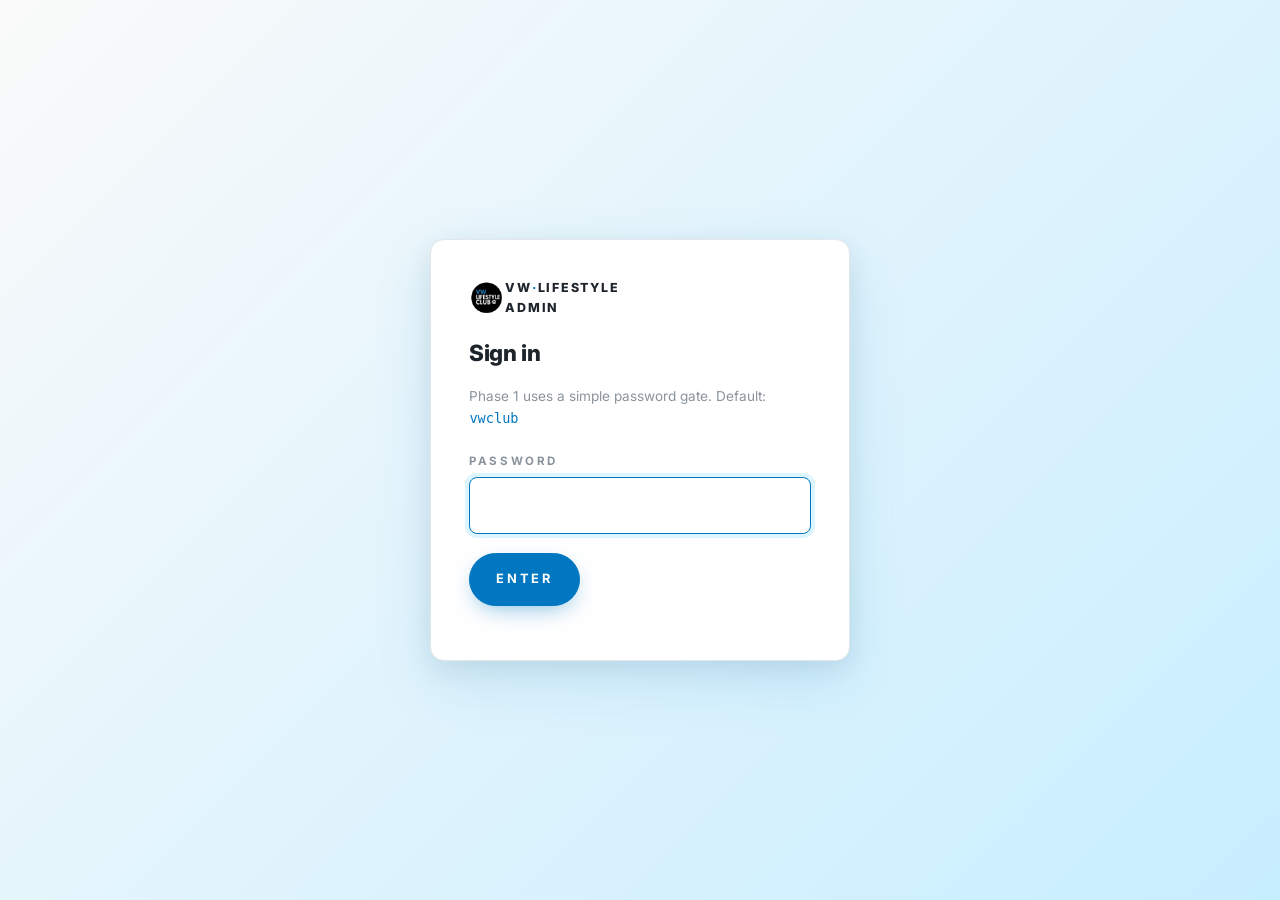
<file: admin/index.html>
<!doctype html>
<html lang="en">
<head>
  <meta charset="utf-8">
  <meta name="viewport" content="width=device-width,initial-scale=1">
  <title>Admin — VW Lifestyle Club</title>
  <meta name="robots" content="noindex,nofollow">
  <link rel="icon" type="image/svg+xml" href="../logo.svg">
  <link rel="preconnect" href="https://fonts.googleapis.com">
  <link rel="preconnect" href="https://fonts.gstatic.com" crossorigin>
  <link href="https://fonts.googleapis.com/css2?family=Inter:wght@300;400;600;700;800&display=swap" rel="stylesheet">
  <link rel="stylesheet" href="../css/style.css">
</head>
<body>

  <!-- LOGIN -->
  <div class="login-shell" id="login">
    <div class="login-card">
      <a class="brand" href="../index.html" style="margin-bottom: 1.4rem;">
        <img src="../logo.svg" alt="VW Lifestyle Club" style="height: 36px;">
        <span class="brand-text">VW<span>·</span>Lifestyle Admin</span>
      </a>
      <h1>Sign in</h1>
      <p style="font-size: .85rem; color: var(--mute-2); margin-bottom: 1.4rem;">Phase 1 uses a simple password gate. Default: <code style="color:var(--blue)">vwclub</code></p>
      <form id="login-form">
        <div class="field full">
          <label for="pw">Password</label>
          <input id="pw" type="password" autofocus>
        </div>
        <div style="margin-top: 1.2rem;">
          <button class="btn primary" type="submit">Enter</button>
        </div>
        <div id="login-error" style="margin-top: 1rem; color: #ff7373; font-size: .85rem;"></div>
      </form>
    </div>
  </div>

  <!-- SHELL -->
  <div class="admin-shell hidden" id="shell">
    <aside class="admin-side">
      <h2>Admin</h2>
      <nav id="admin-tabs">
        <button data-tab="home" class="active">Home</button>
        <button data-tab="gallery">Gallery</button>
        <button data-tab="events">Events</button>
        <button data-tab="sponsors">Sponsors</button>
        <button data-tab="social">Social</button>
        <button data-tab="newsletter">Newsletter</button>
      </nav>
      <div style="margin-top: 2rem;">
        <a class="btn ghost" href="../index.html" style="width: 100%; justify-content: center;">← View Site</a>
        <button class="btn ghost" id="logout" style="width: 100%; justify-content: center; margin-top: .5rem;">Sign Out</button>
      </div>
    </aside>

    <main class="admin-main">
      <!-- HOME TAB -->
      <section data-panel="home">
        <h1>Homepage Content</h1>
        <p class="hint">Edits are saved locally and applied immediately to the public site. Use <strong>Export JSON</strong> to download a file for deployment.</p>
        <div class="admin-card">
          <div class="admin-row">
            <div class="field"><label>Hero title</label><input data-bind="home.hero.title"></div>
            <div class="field"><label>Hero title accent</label><input data-bind="home.hero.titleAccent"></div>
            <div class="field full" style="grid-column: 1 / -1;"><label>Hero subtitle</label><textarea data-bind="home.hero.subtitle"></textarea></div>
            <div class="field"><label>CTA label</label><input data-bind="home.hero.ctaLabel"></div>
            <div class="field"><label>CTA link</label><input data-bind="home.hero.ctaLink"></div>
            <div class="field"><label>Hero video path</label><input data-bind="home.hero.videoSrc"></div>
            <div class="field"><label>Hero poster path</label><input data-bind="home.hero.posterSrc"></div>
          </div>
          <div class="admin-actions">
            <button class="btn primary" data-save="home">Save</button>
            <button class="btn ghost" data-export="home">Export JSON</button>
            <button class="btn ghost" data-reset="home">Reset</button>
          </div>
        </div>
        <div class="admin-card">
          <h3 style="margin-bottom: 1rem;">Featured Story</h3>
          <div class="admin-row">
            <div class="field"><label>Kicker</label><input data-bind="home.featuredStory.kicker"></div>
            <div class="field"><label>Title</label><input data-bind="home.featuredStory.title"></div>
            <div class="field full" style="grid-column: 1 / -1;"><label>Body</label><textarea data-bind="home.featuredStory.body"></textarea></div>
            <div class="field"><label>Image path</label><input data-bind="home.featuredStory.image"></div>
            <div class="field"><label>Link</label><input data-bind="home.featuredStory.link"></div>
          </div>
        </div>
      </section>

      <!-- GALLERY TAB -->
      <section data-panel="gallery" class="hidden">
        <h1>Gallery</h1>
        <p class="hint">Add photos or videos. Files must already exist in <code>/images</code> or <code>/videos</code> (upload them to your S3 bucket).</p>
        <div class="admin-card">
          <h3 style="margin-bottom: 1rem;">Add new item</h3>
          <div class="admin-row">
            <div class="field"><label>Type</label>
              <select id="g-type"><option value="image">Image</option><option value="video">Video</option></select>
            </div>
            <div class="field"><label>Category</label>
              <select id="g-category">
                <option>Events</option><option>Builds</option><option>Lifestyle</option>
                <option>Road Trips</option><option>Community</option>
              </select>
            </div>
            <div class="field"><label>Title</label><input id="g-title"></div>
            <div class="field"><label>Caption</label><input id="g-caption"></div>
            <div class="field full" style="grid-column: 1 / -1;"><label>Media path (e.g. images/gallery/x.jpg)</label><input id="g-src"></div>
            <div class="field full" style="grid-column: 1 / -1;" id="g-poster-wrap"><label>Poster path (video only)</label><input id="g-poster"></div>
          </div>
          <div class="admin-actions">
            <button class="btn primary" id="g-add">Add Item</button>
            <button class="btn ghost" data-export="gallery">Export JSON</button>
            <button class="btn ghost" data-reset="gallery">Reset</button>
          </div>
        </div>
        <div class="admin-card">
          <h3 style="margin-bottom: .6rem;">Items</h3>
          <div class="admin-list" id="g-list"></div>
        </div>
      </section>

      <!-- EVENTS TAB -->
      <section data-panel="events" class="hidden">
        <h1>Events</h1>
        <p class="hint">Manage upcoming and past events.</p>
        <div class="admin-card">
          <h3 style="margin-bottom: 1rem;">Add event</h3>
          <div class="admin-row">
            <div class="field"><label>Status</label><select id="e-status"><option value="upcoming">Upcoming</option><option value="past">Past</option></select></div>
            <div class="field"><label>Date</label><input id="e-date" type="date"></div>
            <div class="field"><label>Title</label><input id="e-title"></div>
            <div class="field"><label>Location</label><input id="e-location"></div>
            <div class="field full" style="grid-column: 1 / -1;"><label>Summary</label><textarea id="e-summary"></textarea></div>
            <div class="field"><label>Image path</label><input id="e-image"></div>
            <div class="field"><label>CTA link (upcoming only)</label><input id="e-link"></div>
          </div>
          <div class="admin-actions">
            <button class="btn primary" id="e-add">Add Event</button>
            <button class="btn ghost" data-export="events">Export JSON</button>
            <button class="btn ghost" data-reset="events">Reset</button>
          </div>
        </div>
        <div class="admin-card">
          <h3 style="margin-bottom: .6rem;">Upcoming</h3>
          <div class="admin-list" id="e-upcoming"></div>
          <h3 style="margin: 1.6rem 0 .6rem;">Past</h3>
          <div class="admin-list" id="e-past"></div>
        </div>
      </section>

      <!-- SPONSORS TAB -->
      <section data-panel="sponsors" class="hidden">
        <h1>Sponsors</h1>
        <div class="admin-card">
          <h3 style="margin-bottom: 1rem;">Add sponsor</h3>
          <div class="admin-row">
            <div class="field"><label>Name</label><input id="s-name"></div>
            <div class="field"><label>Tier</label>
              <select id="s-tier"><option>Platinum</option><option>Gold</option><option>Silver</option><option>Bronze</option></select>
            </div>
            <div class="field full" style="grid-column: 1 / -1;"><label>Description</label><textarea id="s-desc"></textarea></div>
            <div class="field"><label>Logo path</label><input id="s-logo"></div>
            <div class="field"><label>Website</label><input id="s-link"></div>
          </div>
          <div class="admin-actions">
            <button class="btn primary" id="s-add">Add Sponsor</button>
            <button class="btn ghost" data-export="sponsors">Export JSON</button>
            <button class="btn ghost" data-reset="sponsors">Reset</button>
          </div>
        </div>
        <div class="admin-card">
          <h3 style="margin-bottom: .6rem;">Sponsors</h3>
          <div class="admin-list" id="s-list"></div>
        </div>
      </section>

      <!-- SOCIAL TAB -->
      <section data-panel="social" class="hidden">
        <h1>Social Media Links</h1>
        <div class="admin-card">
          <div class="admin-row">
            <div class="field"><label>Instagram</label><input data-bind="social.instagram"></div>
            <div class="field"><label>TikTok</label><input data-bind="social.tiktok"></div>
            <div class="field"><label>Facebook</label><input data-bind="social.facebook"></div>
            <div class="field"><label>YouTube</label><input data-bind="social.youtube"></div>
            <div class="field"><label>WhatsApp</label><input data-bind="social.whatsapp"></div>
            <div class="field"><label>Email</label><input data-bind="social.email"></div>
            <div class="field"><label>Phone</label><input data-bind="social.phone"></div>
          </div>
          <div class="admin-actions">
            <button class="btn primary" data-save="social">Save</button>
            <button class="btn ghost" data-export="social">Export JSON</button>
            <button class="btn ghost" data-reset="social">Reset</button>
          </div>
        </div>
      </section>

      <!-- NEWSLETTER TAB -->
      <section data-panel="newsletter" class="hidden">
        <h1>Newsletter</h1>
        <p class="hint">Configure your newsletter provider endpoint (Mailchimp, Buttondown, ConvertKit, etc.). Subscribers collected so far are stored locally until an endpoint is wired in.</p>
        <div class="admin-card">
          <div class="field full"><label>Subscribe endpoint URL</label><input data-bind="social.newsletterEndpoint" placeholder="https://example.com/subscribe"></div>
          <div class="admin-actions">
            <button class="btn primary" data-save="social">Save</button>
            <button class="btn ghost" id="export-subs">Export Subscribers (CSV)</button>
          </div>
        </div>
        <div class="admin-card">
          <h3 style="margin-bottom: .6rem;">Subscribers</h3>
          <div class="admin-list" id="subs-list"></div>
        </div>
      </section>
    </main>
  </div>

  <script src="admin.js"></script>
</body>
</html>
</file>
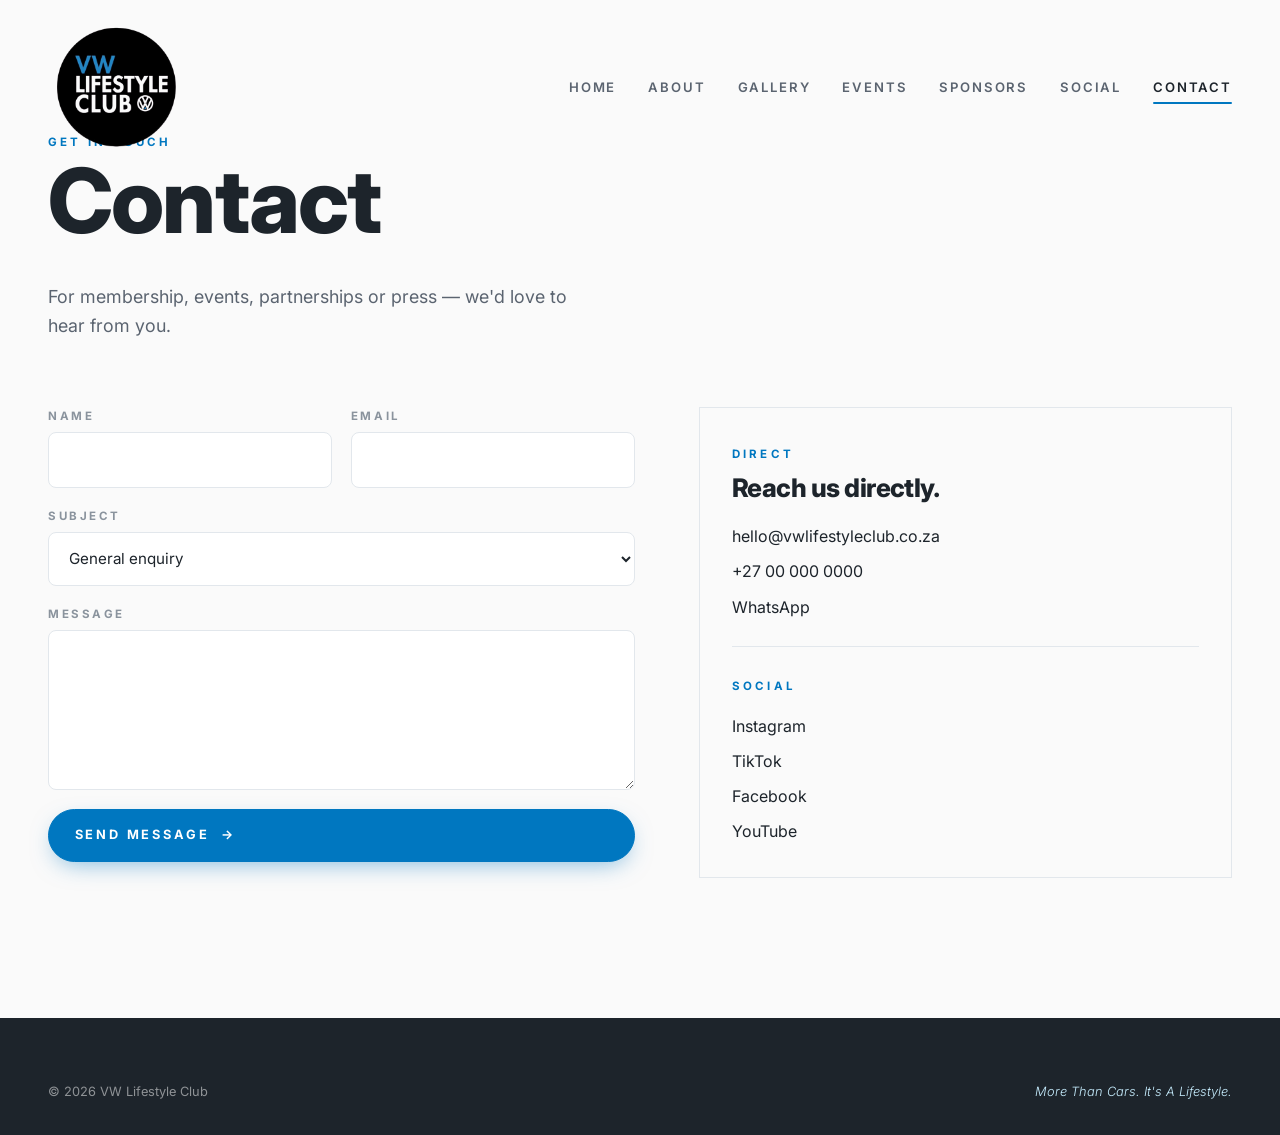
<file: contact.html>
<!doctype html>
<html lang="en">
<head>
  <meta charset="utf-8">
  <meta name="viewport" content="width=device-width,initial-scale=1">
  <title>Contact — VW Lifestyle Club</title>
  <meta name="description" content="Get in touch with VW Lifestyle Club — for membership, events, partnerships or press.">
  <meta property="og:title" content="Contact — VW Lifestyle Club">
  <meta property="og:image" content="logo.svg">
  <meta name="twitter:card" content="summary_large_image">
  <link rel="icon" type="image/svg+xml" href="logo.svg">
  <link rel="preconnect" href="https://fonts.googleapis.com">
  <link rel="preconnect" href="https://fonts.gstatic.com" crossorigin>
  <link href="https://fonts.googleapis.com/css2?family=Inter:wght@300;400;600;700;800&display=swap" rel="stylesheet">
  <link rel="stylesheet" href="css/style.css">
</head>
<body data-page="contact">

  <header class="site-header">
    <a class="brand" href="index.html"><img src="logo.svg" alt="VW Lifestyle Club"></a>
    <button class="menu-toggle" aria-label="Menu"><span></span></button>
    <nav class="nav">
      <a href="index.html">Home</a>
      <a href="about.html">About</a>
      <a href="gallery.html">Gallery</a>
      <a href="events.html">Events</a>
      <a href="sponsors.html">Sponsors</a>
      <a href="social.html">Social</a>
      <a href="contact.html">Contact</a>
    </nav>
  </header>

  <main>
    <section style="padding-top: 8rem;">
      <div class="container">
        <div class="section-head">
          <div class="copy">
            <span class="eyebrow">Get In Touch</span>
            <h1>Contact</h1>
            <p class="lead">For membership, events, partnerships or press — we'd love to hear from you.</p>
          </div>
        </div>

        <div class="featured-story" style="align-items: start;">
          <form id="contact-form" class="reveal" novalidate>
            <div class="form-grid">
              <div class="field">
                <label for="name">Name</label>
                <input id="name" name="name" type="text" required>
              </div>
              <div class="field">
                <label for="email">Email</label>
                <input id="email" name="email" type="email" required>
              </div>
              <div class="field full">
                <label for="subject">Subject</label>
                <select id="subject" name="subject">
                  <option>General enquiry</option>
                  <option>Membership</option>
                  <option>Event</option>
                  <option>Partnership / Sponsorship</option>
                  <option>Press</option>
                </select>
              </div>
              <div class="field full">
                <label for="message">Message</label>
                <textarea id="message" name="message" required></textarea>
              </div>
              <div class="field full">
                <button class="btn primary" type="submit">Send Message <span class="arrow">→</span></button>
                <div id="contact-status" style="margin-top: 1rem; color: var(--blue-soft); min-height: 1.2em;" aria-live="polite"></div>
              </div>
            </div>
          </form>

          <div class="reveal delay-1" style="border: 1px solid var(--line); padding: 2rem;">
            <span class="eyebrow">Direct</span>
            <h3 style="margin-top: .6rem;">Reach us directly.</h3>
            <ul id="footer-contact" style="list-style: none; padding: 0; margin: 1.4rem 0 0; display: flex; flex-direction: column; gap: .6rem;"></ul>
            <div class="divider" style="margin: 1.6rem 0;"></div>
            <span class="eyebrow">Social</span>
            <ul id="footer-social" style="list-style: none; padding: 0; margin: 1rem 0 0; display: flex; flex-direction: column; gap: .6rem;"></ul>
          </div>
        </div>
      </div>
    </section>
  </main>

  <footer class="site-footer">
    <div class="container">
      <div class="bottom" style="padding-top: 0;">
        <span>© <span id="year"></span> VW Lifestyle Club</span>
        <span class="slogan">More Than Cars. It's A Lifestyle.</span>
      </div>
    </div>
  </footer>

  <script>document.getElementById('year').textContent = new Date().getFullYear();</script>
  <script src="js/app.js"></script>
</body>
</html>
</file>
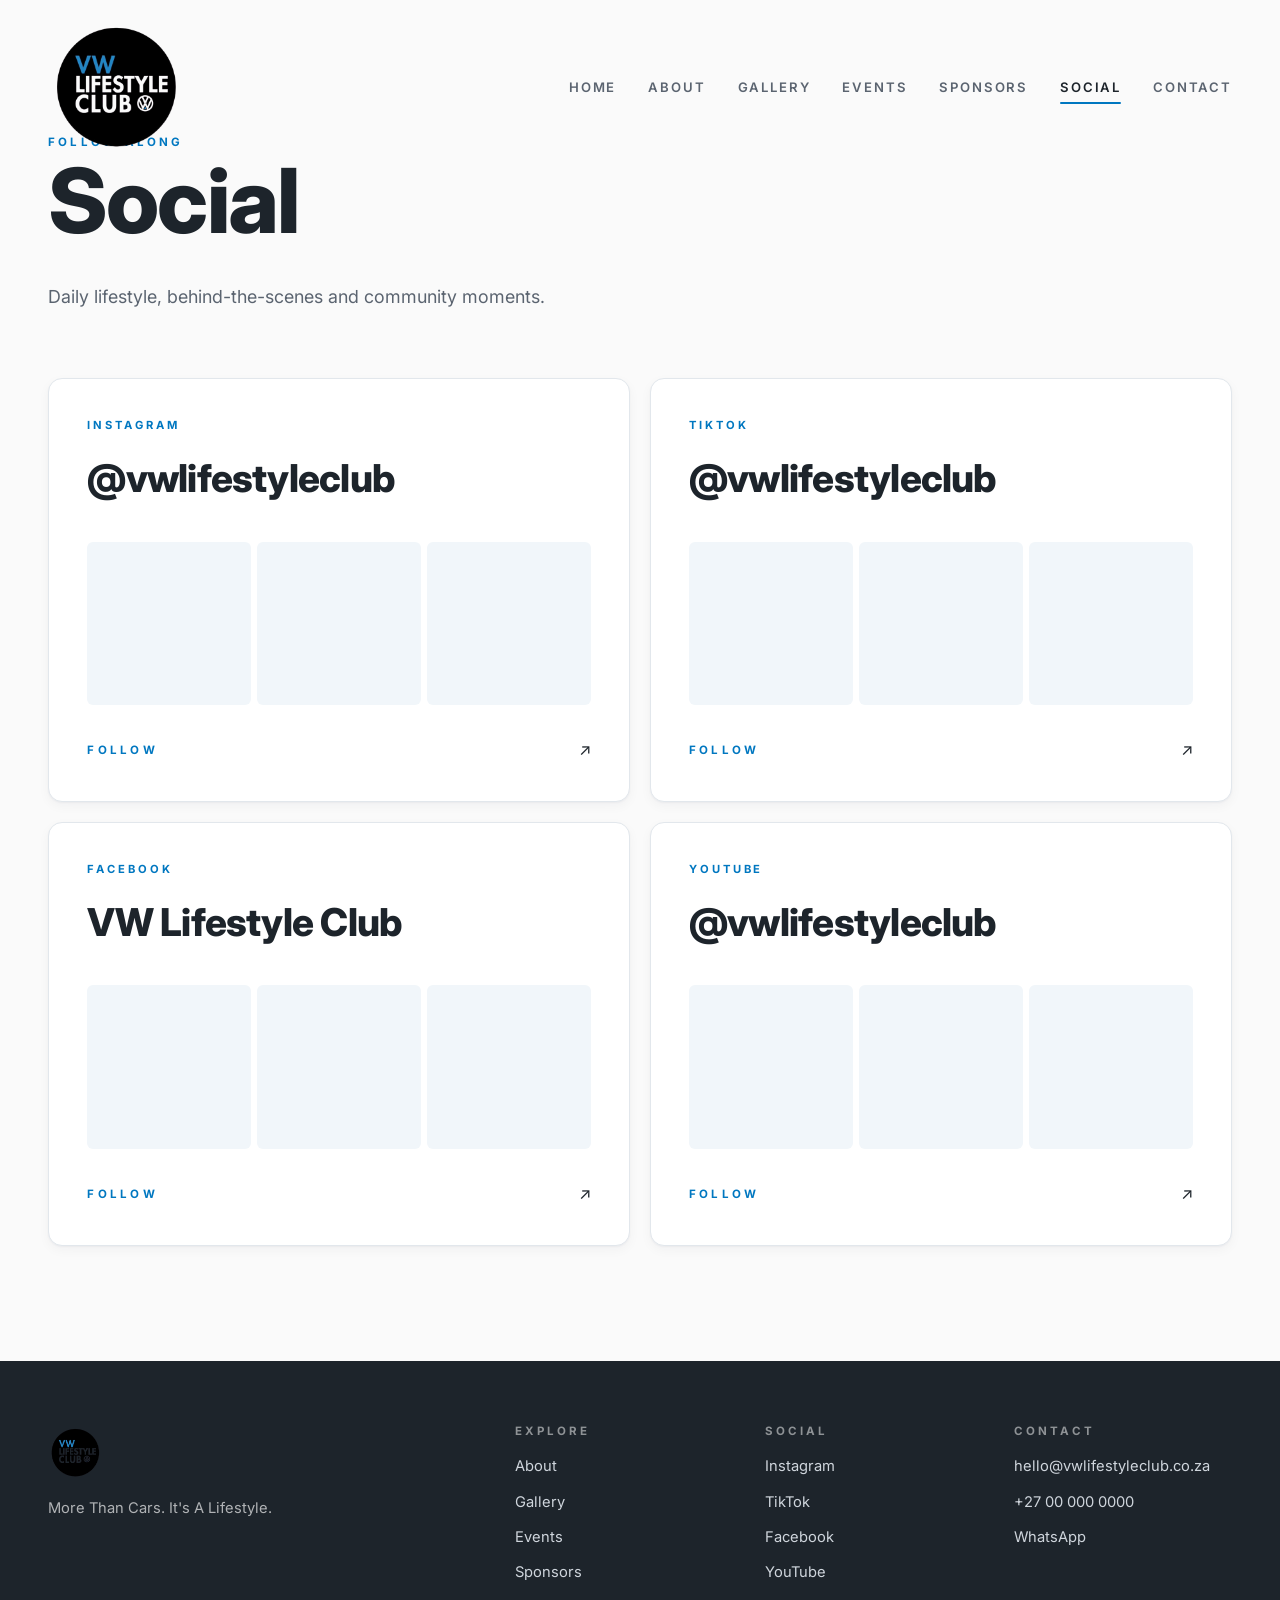
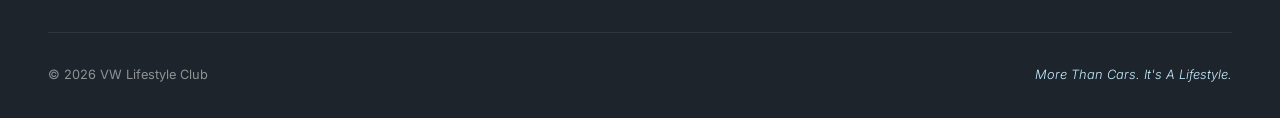
<file: social.html>
<!doctype html>
<html lang="en">
<head>
  <meta charset="utf-8">
  <meta name="viewport" content="width=device-width,initial-scale=1">
  <title>Social — VW Lifestyle Club</title>
  <meta name="description" content="Follow VW Lifestyle Club on Instagram, TikTok, Facebook and YouTube. Daily lifestyle and community content.">
  <meta property="og:title" content="Social — VW Lifestyle Club">
  <meta property="og:image" content="logo.svg">
  <meta name="twitter:card" content="summary_large_image">
  <link rel="icon" type="image/svg+xml" href="logo.svg">
  <link rel="preconnect" href="https://fonts.googleapis.com">
  <link rel="preconnect" href="https://fonts.gstatic.com" crossorigin>
  <link href="https://fonts.googleapis.com/css2?family=Inter:wght@300;400;600;700;800&display=swap" rel="stylesheet">
  <link rel="stylesheet" href="css/style.css">
</head>
<body data-page="social">

  <header class="site-header">
    <a class="brand" href="index.html"><img src="logo.svg" alt="VW Lifestyle Club"></a>
    <button class="menu-toggle" aria-label="Menu"><span></span></button>
    <nav class="nav">
      <a href="index.html">Home</a>
      <a href="about.html">About</a>
      <a href="gallery.html">Gallery</a>
      <a href="events.html">Events</a>
      <a href="sponsors.html">Sponsors</a>
      <a href="social.html">Social</a>
      <a href="contact.html">Contact</a>
    </nav>
  </header>

  <main>
    <section style="padding-top: 8rem;">
      <div class="container">
        <div class="section-head">
          <div class="copy">
            <span class="eyebrow">Follow Along</span>
            <h1>Social</h1>
            <p class="lead">Daily lifestyle, behind-the-scenes and community moments.</p>
          </div>
        </div>

        <div class="social-grid" id="social-cards"></div>
      </div>
    </section>
  </main>

  <footer class="site-footer">
    <div class="container">
      <div class="top">
        <div class="brand-col">
          <img src="logo.svg" alt="VW Lifestyle Club">
          <p>More Than Cars. It's A Lifestyle.</p>
        </div>
        <div><h4>Explore</h4><ul><li><a href="about.html">About</a></li><li><a href="gallery.html">Gallery</a></li><li><a href="events.html">Events</a></li><li><a href="sponsors.html">Sponsors</a></li></ul></div>
        <div><h4>Social</h4><ul id="footer-social"></ul></div>
        <div><h4>Contact</h4><ul id="footer-contact"></ul></div>
      </div>
      <div class="bottom">
        <span>© <span id="year"></span> VW Lifestyle Club</span>
        <span class="slogan">More Than Cars. It's A Lifestyle.</span>
      </div>
    </div>
  </footer>

  <script>document.getElementById('year').textContent = new Date().getFullYear();</script>
  <script src="js/app.js"></script>
</body>
</html>
</file>
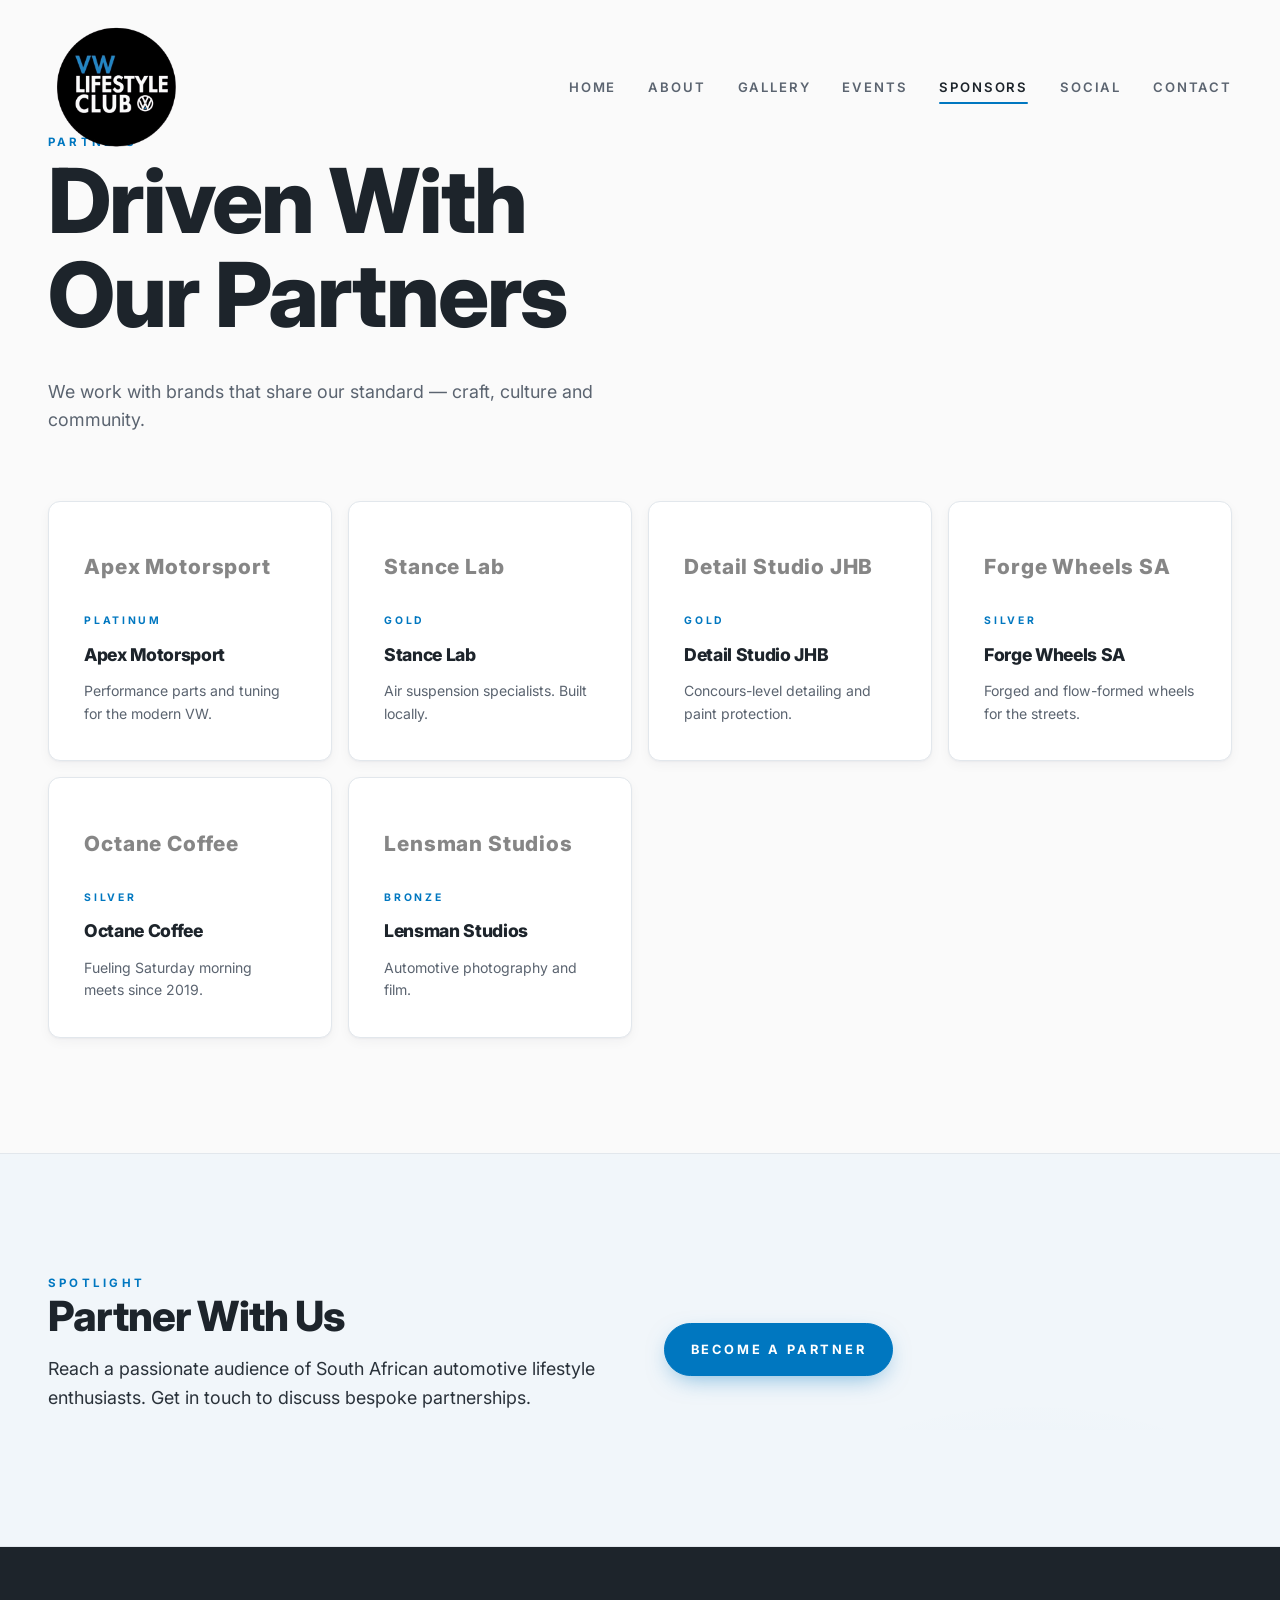
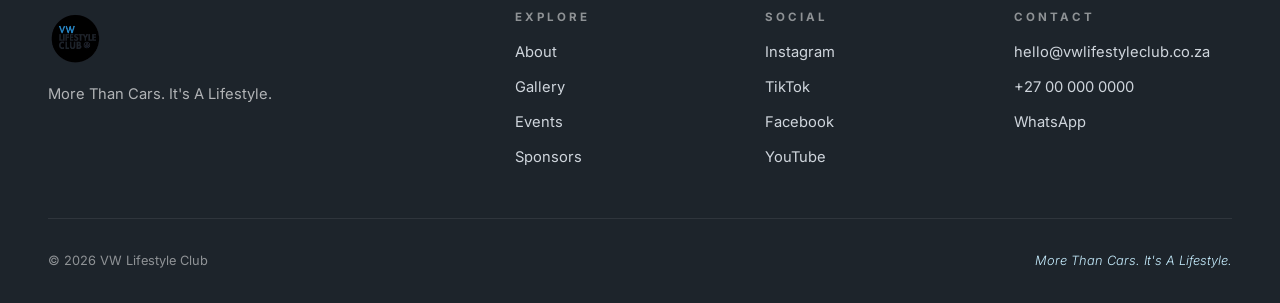
<file: sponsors.html>
<!doctype html>
<html lang="en">
<head>
  <meta charset="utf-8">
  <meta name="viewport" content="width=device-width,initial-scale=1">
  <title>Sponsors — VW Lifestyle Club</title>
  <meta name="description" content="The partners behind VW Lifestyle Club — brands that share our standard for craft, culture and community.">
  <meta property="og:title" content="Sponsors — VW Lifestyle Club">
  <meta property="og:image" content="logo.svg">
  <meta name="twitter:card" content="summary_large_image">
  <link rel="icon" type="image/svg+xml" href="logo.svg">
  <link rel="preconnect" href="https://fonts.googleapis.com">
  <link rel="preconnect" href="https://fonts.gstatic.com" crossorigin>
  <link href="https://fonts.googleapis.com/css2?family=Inter:wght@300;400;600;700;800&display=swap" rel="stylesheet">
  <link rel="stylesheet" href="css/style.css">
</head>
<body data-page="sponsors">

  <header class="site-header">
    <a class="brand" href="index.html"><img src="logo.svg" alt="VW Lifestyle Club"></a>
    <button class="menu-toggle" aria-label="Menu"><span></span></button>
    <nav class="nav">
      <a href="index.html">Home</a>
      <a href="about.html">About</a>
      <a href="gallery.html">Gallery</a>
      <a href="events.html">Events</a>
      <a href="sponsors.html">Sponsors</a>
      <a href="social.html">Social</a>
      <a href="contact.html">Contact</a>
    </nav>
  </header>

  <main>
    <section style="padding-top: 8rem;" id="sponsors-head">
      <div class="container">
        <div class="section-head">
          <div class="copy">
            <span class="eyebrow">Partners</span>
            <h1>Driven With Our Partners</h1>
            <p class="lead">We work with brands that share our standard — craft, culture and community.</p>
          </div>
        </div>

        <div class="sponsors-grid" id="sponsors-grid"></div>
      </div>
    </section>

    <section id="sponsors-cta" style="background: var(--charcoal); border-top: 1px solid var(--line); border-bottom: 1px solid var(--line);">
      <div class="container">
        <div class="newsletter" style="background: transparent; padding: 0; border: 0;">
          <div class="inner">
            <div>
              <span class="eyebrow">Spotlight</span>
              <h2>Partner With Us</h2>
              <p class="lead">Reach a passionate audience of South African automotive lifestyle enthusiasts. Get in touch to discuss bespoke partnerships.</p>
            </div>
            <div>
              <a class="btn primary" href="contact.html">Become A Partner <span class="arrow">→</span></a>
            </div>
          </div>
        </div>
      </div>
    </section>
  </main>

  <footer class="site-footer">
    <div class="container">
      <div class="top">
        <div class="brand-col">
          <img src="logo.svg" alt="VW Lifestyle Club">
          <p>More Than Cars. It's A Lifestyle.</p>
        </div>
        <div><h4>Explore</h4><ul><li><a href="about.html">About</a></li><li><a href="gallery.html">Gallery</a></li><li><a href="events.html">Events</a></li><li><a href="sponsors.html">Sponsors</a></li></ul></div>
        <div><h4>Social</h4><ul id="footer-social"></ul></div>
        <div><h4>Contact</h4><ul id="footer-contact"></ul></div>
      </div>
      <div class="bottom">
        <span>© <span id="year"></span> VW Lifestyle Club</span>
        <span class="slogan">More Than Cars. It's A Lifestyle.</span>
      </div>
    </div>
  </footer>

  <script>document.getElementById('year').textContent = new Date().getFullYear();</script>
  <script src="js/app.js"></script>
</body>
</html>
</file>
<file: css/style.css>
/* VW Lifestyle Club — global stylesheet (light, vibrant) */

:root {
  /* Base palette (re-using legacy names so inline var() references still work) */
  --bg: #FAFAFA;             /* page background (soft white) */
  --surface: #FFFFFF;        /* cards / elevated surfaces */
  --charcoal: #F1F6FA;       /* alt section background (soft tinted) */
  --charcoal-2: #E9F3F9;     /* deeper section tint */
  --line: #E2E7EC;           /* subtle dividers */
  --line-strong: #C9D2D9;

  --ink: #1D242B;            /* primary text, headings */
  --ink-soft: #2A323A;
  --mute: #5b6470;           /* body copy */
  --mute-2: #8a939d;         /* eyebrows, captions */

  --blue: #0077C0;           /* electric blue accent */
  --blue-dark: #005a91;
  --blue-soft: #C7EEFF;      /* soft blue washes / pops of life */

  --white: #FFFFFF;
  --black: #0a0a0a;          /* preserved for lightbox */

  --fg: var(--ink);

  --max: 1280px;
  --pad: clamp(1.25rem, 4vw, 3rem);
  --radius: 4px;

  --f-display: "Inter", "Helvetica Neue", Arial, sans-serif;
  --f-body: "Inter", "Helvetica Neue", Arial, sans-serif;

  --ease: cubic-bezier(.2,.7,.2,1);

  --shadow-sm: 0 1px 2px rgba(29,36,43,.04), 0 4px 12px rgba(29,36,43,.04);
  --shadow-md: 0 4px 14px rgba(29,36,43,.06), 0 14px 40px rgba(29,36,43,.08);
  --shadow-lg: 0 20px 60px rgba(0,119,192,.12), 0 8px 24px rgba(29,36,43,.08);
}

* { box-sizing: border-box; }
html { scroll-behavior: smooth; }
html, body { overflow-x: hidden; }
body {
  margin: 0;
  background: var(--bg);
  color: var(--fg);
  font-family: var(--f-body);
  font-size: 16px;
  line-height: 1.6;
  -webkit-font-smoothing: antialiased;
  text-rendering: optimizeLegibility;
  min-width: 320px;
}
img, video { max-width: 100%; display: block; }
a { color: inherit; text-decoration: none; }
button { font: inherit; cursor: pointer; }

::selection { background: var(--blue); color: var(--white); }

/* ---------- Type ---------- */
.eyebrow {
  font-size: .72rem;
  letter-spacing: .28em;
  text-transform: uppercase;
  color: var(--blue);
  font-weight: 700;
}
h1, h2, h3, h4 {
  font-family: var(--f-display);
  font-weight: 800;
  letter-spacing: -.02em;
  line-height: 1.05;
  margin: 0 0 .4em;
  color: var(--ink);
}
h1 { font-size: clamp(2.6rem, 7vw, 6.4rem); }
h2 { font-size: clamp(2rem, 4.4vw, 3.4rem); }
h3 { font-size: clamp(1.3rem, 2vw, 1.8rem); }
p { margin: 0 0 1em; color: var(--mute); }
.lead { font-size: clamp(1.05rem, 1.4vw, 1.2rem); color: var(--mute); max-width: 64ch; }

.accent { color: var(--blue); }
.italic { font-style: italic; font-weight: 300; }

/* ---------- Layout ---------- */
.container {
  width: 100%;
  max-width: var(--max);
  margin-inline: auto;
  padding-inline: var(--pad);
}
section { padding: clamp(4rem, 9vw, 8rem) 0; }
.section-head {
  display: flex; align-items: end; justify-content: space-between;
  gap: 2rem; margin-bottom: 3rem; flex-wrap: wrap;
}
.section-head .copy { max-width: 56ch; }
.section-head .link { color: var(--ink); border-bottom: 2px solid var(--blue); padding-bottom: 2px; font-weight: 600; transition: color .25s var(--ease); }
.section-head .link:hover { color: var(--blue); }

/* ---------- Header / Nav ---------- */
.site-header {
  position: fixed; inset: 0 0 auto 0;
  z-index: 50;
  display: flex; align-items: center; justify-content: space-between;
  padding: 1.1rem var(--pad);
  transition: background .35s var(--ease), backdrop-filter .35s var(--ease), padding .35s var(--ease), box-shadow .35s var(--ease);
}
.site-header.scrolled {
  background: rgba(255,255,255,.85);
  backdrop-filter: blur(14px);
  padding: .75rem var(--pad);
  border-bottom: 1px solid var(--line);
  box-shadow: var(--shadow-sm);
}
.brand { display: flex; align-items: center; color: var(--ink); flex-shrink: 0; max-width: 50%; }
.brand img {
  height: 140px; width: auto; max-width: 100%; object-fit: contain;
  transition: height .35s var(--ease);
}
.site-header.scrolled .brand img { height: 48px; }
.brand-text { font-weight: 800; letter-spacing: .14em; text-transform: uppercase; font-size: .78rem; color: var(--ink); }
.brand-text span { color: var(--blue); }

.nav { display: flex; gap: 2rem; align-items: center; }
.nav a {
  font-size: .82rem; letter-spacing: .14em; text-transform: uppercase; font-weight: 600;
  color: var(--mute); transition: color .25s var(--ease);
  position: relative;
}
.nav a:hover, .nav a.active { color: var(--ink); }
.nav a.active::after {
  content: ""; position: absolute; left: 0; right: 0; bottom: -6px;
  height: 2px; background: var(--blue); border-radius: 1px;
}

.menu-toggle {
  display: none;
  background: none; border: 0; color: var(--ink);
  width: 38px; height: 38px; align-items: center; justify-content: center;
}
.menu-toggle span { width: 22px; height: 2px; background: var(--ink); position: relative; transition: .3s; }
.menu-toggle span::before, .menu-toggle span::after {
  content: ""; position: absolute; left: 0; width: 22px; height: 2px; background: var(--ink); transition: .3s;
}
.menu-toggle span::before { top: -7px; }
.menu-toggle span::after { top: 7px; }
.menu-toggle.open span { background: transparent; }
.menu-toggle.open span::before { top: 0; transform: rotate(45deg); }
.menu-toggle.open span::after { top: 0; transform: rotate(-45deg); }

/* Tablet & below: switch to hamburger menu and shrink the logo */
@media (max-width: 1024px) {
  .menu-toggle {
    display: inline-flex;
    position: relative;
    z-index: 60;
  }
  .brand {
    position: relative;
    z-index: 60;
  }
  .nav {
    position: fixed;
    top: 0; left: 0; right: 0; bottom: 0;
    width: 100%; height: 100vh; height: 100dvh;
    background: var(--bg);
    flex-direction: column; justify-content: center; align-items: center;
    gap: 1.4rem;
    padding: 1.5rem;
    transform: translateY(-100%); transition: transform .45s var(--ease);
    z-index: 55;
    overflow-y: auto;
    overscroll-behavior: contain;
    -webkit-overflow-scrolling: touch;
    pointer-events: none;
    visibility: hidden;
  }
  .nav.open {
    transform: translateY(0);
    pointer-events: auto;
    visibility: visible;
  }
  .nav a { font-size: 1.2rem; color: var(--ink); }
  .brand img { height: 100px; }
  .site-header.scrolled .brand img { height: 44px; }
  .site-header { padding: .85rem var(--pad); }
  .site-header.scrolled { padding: .6rem var(--pad); }

  /* Body scroll lock while menu is open (JS toggles this class) */
  body.nav-open { overflow: hidden; }
}

/* On short landscape mobile, compress items so all 7 fit without internal scroll */
@media (max-width: 1024px) and (max-height: 480px) {
  .nav { gap: .8rem; padding: 1rem; }
  .nav a { font-size: 1rem; }
}

/* ---------- Buttons ---------- */
.btn {
  display: inline-flex; align-items: center; gap: .7rem;
  padding: .95rem 1.6rem;
  border: 1.5px solid var(--ink);
  background: transparent; color: var(--ink);
  font-size: .8rem; letter-spacing: .22em; text-transform: uppercase; font-weight: 700;
  border-radius: 999px;
  transition: background .3s var(--ease), color .3s var(--ease), border-color .3s var(--ease), transform .3s var(--ease), box-shadow .3s var(--ease);
}
.btn:hover { background: var(--ink); color: var(--white); transform: translateY(-1px); }
.btn.primary { background: var(--blue); border-color: var(--blue); color: var(--white); box-shadow: 0 8px 24px -8px rgba(0,119,192,.55); }
.btn.primary:hover { background: var(--blue-dark); border-color: var(--blue-dark); box-shadow: 0 14px 30px -10px rgba(0,119,192,.65); }
.btn.ghost { border-color: var(--line-strong); color: var(--ink); }
.btn.ghost:hover { border-color: var(--ink); background: var(--ink); color: var(--white); }
.btn .arrow { display: inline-block; transition: transform .3s var(--ease); }
.btn:hover .arrow { transform: translateX(4px); }

/* ---------- Hero ---------- */
.hero {
  position: relative;
  min-height: 100svh;
  display: grid; align-items: end;
  overflow: hidden;
  isolation: isolate;
  background: var(--bg);
}
.hero .media {
  position: absolute; inset: 0; z-index: -2;
}
.hero video, .hero .poster, .hero .hero-bg {
  width: 100%; height: 100%; object-fit: cover;
}
.hero .poster {
  position: absolute; inset: 0; z-index: -1;
  background:
    radial-gradient(1200px 600px at 80% 10%, rgba(199,238,255,.9), transparent 60%),
    radial-gradient(900px 700px at 10% 90%, rgba(0,119,192,.18), transparent 60%),
    linear-gradient(180deg, #FFFFFF 0%, #EAF7FF 60%, #FAFAFA 100%);
}
.hero .hero-bg {
  position: absolute; inset: 0; z-index: 0;
  object-position: center right;
  /* Reveal from right: invisible on the left, fully clear on the right quarter */
  -webkit-mask-image: linear-gradient(to right,
    rgba(0,0,0,0) 0%,
    rgba(0,0,0,0) 25%,
    rgba(0,0,0,.4) 50%,
    rgba(0,0,0,1) 75%,
    rgba(0,0,0,1) 100%);
  mask-image: linear-gradient(to right,
    rgba(0,0,0,0) 0%,
    rgba(0,0,0,0) 25%,
    rgba(0,0,0,.4) 50%,
    rgba(0,0,0,1) 75%,
    rgba(0,0,0,1) 100%);
}
.hero::before {
  /* Horizontal-only wash: opaque on the left for headline contrast, fully transparent past 60% */
  content: ""; position: absolute; inset: 0; z-index: 1;
  background: linear-gradient(90deg,
    rgba(250,250,250,.95) 0%,
    rgba(250,250,250,.6) 30%,
    rgba(250,250,250,0) 60%);
  pointer-events: none;
}
.hero .content { position: relative; z-index: 2; }
.hero .content {
  padding: 0 var(--pad) clamp(4rem, 10vw, 8rem);
  width: 100%; max-width: var(--max); margin-inline: auto;
  position: relative;
}
.hero h1 { max-width: 14ch; color: var(--ink); }
.hero h1 .accent { display: block; color: var(--blue); font-weight: 300; font-style: italic; }
.hero .sub { max-width: 50ch; color: var(--mute); margin: 1.4rem 0 2.2rem; font-size: 1.1rem; }
.hero-actions { display: flex; gap: 1rem; flex-wrap: wrap; }

.scroll-cue {
  position: absolute; bottom: 1.6rem; left: 50%; transform: translateX(-50%);
  font-size: .7rem; letter-spacing: .3em; text-transform: uppercase;
  color: var(--mute-2);
}
.scroll-cue::after {
  content: ""; display: block; width: 1px; height: 32px; background: var(--mute-2);
  margin: .6rem auto 0; animation: scrollLine 2s var(--ease) infinite;
}
@keyframes scrollLine {
  0% { transform: scaleY(0); transform-origin: top; }
  50% { transform: scaleY(1); transform-origin: top; }
  51% { transform-origin: bottom; }
  100% { transform: scaleY(0); transform-origin: bottom; }
}

/* ---------- Feature blocks ---------- */
.featured-story {
  display: grid; grid-template-columns: 1.1fr 1fr; gap: clamp(2rem, 5vw, 5rem);
  align-items: center;
}
.featured-story .visual {
  aspect-ratio: 4 / 5; overflow: hidden; background: var(--charcoal);
  position: relative;
  border-radius: 8px;
  box-shadow: var(--shadow-md);
}
.featured-story .visual img {
  width: 100%; height: 100%; object-fit: cover;
  transition: transform 1.2s var(--ease);
}
.featured-story:hover .visual img { transform: scale(1.04); }
@media (max-width: 820px) { .featured-story { grid-template-columns: 1fr; } }

.stats {
  display: grid; grid-template-columns: repeat(4, 1fr);
  gap: 0; margin-top: 4rem;
  background: var(--surface);
  border: 1px solid var(--line);
  border-radius: 12px;
  overflow: hidden;
  box-shadow: var(--shadow-sm);
}
.stats .stat {
  padding: 2rem 1.4rem;
  border-right: 1px solid var(--line);
  transition: background .25s var(--ease);
}
.stats .stat:last-child { border-right: 0; }
.stats .stat:hover { background: var(--blue-soft); }
.stats .value { font-size: clamp(1.8rem, 3.2vw, 2.6rem); font-weight: 800; letter-spacing: -.02em; color: var(--ink); }
.stats .label { font-size: .7rem; letter-spacing: .26em; text-transform: uppercase; color: var(--mute-2); margin-top: .4rem; font-weight: 600; }
@media (max-width: 720px) {
  .stats { grid-template-columns: repeat(2, 1fr); }
  .stats .stat:nth-child(2) { border-right: 0; }
  .stats .stat:nth-child(1), .stats .stat:nth-child(2) { border-bottom: 1px solid var(--line); }
}

/* ---------- Cards ---------- */
.cards {
  display: grid; grid-template-columns: repeat(3, 1fr); gap: 1.6rem;
}
@media (max-width: 980px) { .cards { grid-template-columns: repeat(2, 1fr); } }
@media (max-width: 640px) { .cards { grid-template-columns: 1fr; } }

.card {
  position: relative;
  background: var(--surface);
  border: 1px solid var(--line);
  border-radius: 12px;
  overflow: hidden;
  transition: transform .4s var(--ease), box-shadow .4s var(--ease), border-color .4s var(--ease);
  box-shadow: var(--shadow-sm);
}
.card:hover { transform: translateY(-4px); box-shadow: var(--shadow-lg); border-color: var(--blue-soft); }
.card .visual {
  aspect-ratio: 4 / 5; overflow: hidden; background: var(--charcoal-2);
}
.card .visual img {
  width: 100%; height: 100%; object-fit: cover;
  transition: transform .8s var(--ease);
}
.card:hover .visual img { transform: scale(1.06); }
.card .body { padding: 1.4rem 1.4rem 1rem; }
.card .meta { font-size: .7rem; letter-spacing: .22em; text-transform: uppercase; color: var(--blue); margin-bottom: .5rem; font-weight: 700; }
.card h3 { font-size: 1.25rem; margin-bottom: .3rem; color: var(--ink); }
.card p { font-size: .92rem; color: var(--mute); margin: 0; }
.card .footer {
  display: flex; justify-content: space-between; align-items: center;
  padding: 0 1.4rem 1.4rem; font-size: .78rem; color: var(--mute-2);
}
.card .footer .link { color: var(--ink); border-bottom: 2px solid var(--blue); padding-bottom: 2px; font-size: .72rem; letter-spacing: .18em; text-transform: uppercase; font-weight: 700; }

/* ---------- Gallery grid ---------- */
.gallery-grid {
  display: grid;
  grid-template-columns: repeat(3, 1fr);
  gap: 12px;
}
@media (max-width: 980px) { .gallery-grid { grid-template-columns: repeat(2, 1fr); } }
@media (max-width: 540px) { .gallery-grid { grid-template-columns: 1fr; } }
.tile {
  position: relative; overflow: hidden;
  aspect-ratio: 1 / 1; background: var(--charcoal);
  cursor: zoom-in;
  border-radius: 10px;
  box-shadow: var(--shadow-sm);
  transition: box-shadow .4s var(--ease), transform .4s var(--ease);
}
.tile:hover { box-shadow: var(--shadow-md); transform: translateY(-2px); }
.tile:nth-child(7n+1) { aspect-ratio: 1 / 1.25; }
.tile:nth-child(5n+3) { aspect-ratio: 1 / 1.05; }
.tile img, .tile video {
  width: 100%; height: 100%; object-fit: cover;
  transition: transform 1s var(--ease), filter .6s var(--ease);
}
.tile:hover img, .tile:hover video { transform: scale(1.06); }
.tile .badge {
  position: absolute; top: 12px; left: 12px;
  background: var(--surface); color: var(--ink);
  font-size: .65rem; letter-spacing: .22em; text-transform: uppercase; font-weight: 700;
  padding: .4rem .7rem; border-radius: 999px;
  box-shadow: var(--shadow-sm);
}
.tile .play {
  position: absolute; inset: 0; display: grid; place-items: center; pointer-events: none;
}
.tile .play span {
  width: 56px; height: 56px; border-radius: 50%;
  background: var(--blue); display: grid; place-items: center;
  box-shadow: 0 8px 24px rgba(0,119,192,.4);
}
.tile .play span::before {
  content: ""; border-style: solid; border-width: 8px 0 8px 13px;
  border-color: transparent transparent transparent var(--white);
  margin-left: 3px;
}

.filters {
  display: flex; gap: .5rem; flex-wrap: wrap; margin-bottom: 2rem;
}
.filters button {
  background: var(--surface); color: var(--mute); border: 1px solid var(--line);
  padding: .55rem 1.1rem; font-size: .72rem; letter-spacing: .22em; text-transform: uppercase; font-weight: 700;
  border-radius: 999px;
  transition: all .25s var(--ease);
}
.filters button:hover { color: var(--ink); border-color: var(--ink); }
.filters button.active { background: var(--blue); color: var(--white); border-color: var(--blue); box-shadow: 0 6px 16px -6px rgba(0,119,192,.55); }

/* ---------- Lightbox (kept dark for media viewing) ---------- */
.lightbox {
  position: fixed; inset: 0; background: rgba(10,10,10,.96);
  display: none; align-items: center; justify-content: center;
  z-index: 100; padding: var(--pad);
}
.lightbox.open { display: flex; }
.lightbox img, .lightbox video {
  max-width: 100%; max-height: 86vh; object-fit: contain;
}
.lightbox .close {
  position: absolute; top: 1.2rem; right: 1.2rem;
  background: transparent; border: 1px solid rgba(255,255,255,.3); color: var(--white);
  width: 44px; height: 44px; border-radius: 50%;
  font-size: 1.4rem;
}
.lightbox .close:hover { background: rgba(255,255,255,.1); }
.lightbox .nav-btn {
  position: absolute; top: 50%; transform: translateY(-50%);
  background: transparent; border: 1px solid rgba(255,255,255,.3); color: var(--white);
  width: 52px; height: 52px; border-radius: 50%;
}
.lightbox .nav-btn:hover { background: rgba(255,255,255,.1); }
.lightbox .nav-btn.prev { left: 1.2rem; }
.lightbox .nav-btn.next { right: 1.2rem; }
.lightbox .caption {
  position: absolute; bottom: 1.2rem; left: 50%; transform: translateX(-50%);
  color: rgba(255,255,255,.85); font-size: .85rem; text-align: center;
}

/* ---------- Sponsors ---------- */
.sponsors-grid {
  display: grid; grid-template-columns: repeat(4, 1fr); gap: 1rem;
}
@media (max-width: 880px) { .sponsors-grid { grid-template-columns: repeat(2, 1fr); } }
.sponsor-cell {
  background: var(--surface);
  border: 1px solid var(--line);
  border-radius: 12px;
  padding: 2.2rem;
  display: flex; flex-direction: column; align-items: flex-start; gap: 1rem;
  min-height: 220px;
  transition: background .35s var(--ease), border-color .35s var(--ease), transform .4s var(--ease), box-shadow .4s var(--ease);
  box-shadow: var(--shadow-sm);
}
.sponsor-cell:hover { background: var(--blue-soft); border-color: var(--blue); transform: translateY(-3px); box-shadow: var(--shadow-lg); }
.sponsor-cell .logo {
  height: 60px; display: flex; align-items: center;
  filter: grayscale(1) opacity(.55);
  transition: filter .5s var(--ease);
}
.sponsor-cell:hover .logo { filter: none; }
.sponsor-cell .logo img { max-height: 100%; max-width: 160px; }
.sponsor-cell .logo .placeholder {
  font-weight: 800; letter-spacing: .04em; font-size: 1.3rem; color: var(--ink);
}
.sponsor-cell .tier {
  font-size: .65rem; letter-spacing: .26em; text-transform: uppercase; color: var(--blue); font-weight: 700;
}
.sponsor-cell h3 { font-size: 1.1rem; margin: 0; }
.sponsor-cell p { font-size: .88rem; margin: 0; color: var(--mute); }

/* ---------- Community Highlights ---------- */
.highlights-row {
  display: grid; grid-template-columns: 2fr 1fr 1fr; gap: 12px;
}
@media (max-width: 880px) { .highlights-row { grid-template-columns: 1fr 1fr; } }
.highlights-row .tile { cursor: default; }
.highlights-row .tile h3 {
  position: absolute; left: 1.2rem; bottom: 1rem; right: 1.2rem;
  font-size: 1.2rem; z-index: 2; color: var(--white);
  text-shadow: 0 2px 12px rgba(0,0,0,.4);
}
.highlights-row .tile::after {
  content: ""; position: absolute; inset: 0;
  background: linear-gradient(180deg, transparent 40%, rgba(29,36,43,.55) 100%);
  pointer-events: none;
  z-index: 1;
}

/* ---------- Newsletter ---------- */
.newsletter {
  background: linear-gradient(135deg, var(--blue-soft) 0%, #EAF7FF 100%);
  padding: clamp(3rem, 6vw, 5rem) 0;
  position: relative;
  overflow: hidden;
}
.newsletter::before {
  content: ""; position: absolute; right: -10%; top: -50%; width: 50vw; height: 100vw;
  background: radial-gradient(circle, rgba(0,119,192,.12) 0%, transparent 60%);
  pointer-events: none;
}
.newsletter .inner {
  display: grid; grid-template-columns: 1fr 1fr; gap: 3rem; align-items: center;
  position: relative;
}
@media (max-width: 820px) { .newsletter .inner { grid-template-columns: 1fr; } }
.newsletter h2 { font-size: clamp(1.8rem, 3.4vw, 2.6rem); color: var(--ink); }
.newsletter p { color: var(--ink-soft); }
.newsletter form { display: flex; gap: .6rem; flex-wrap: wrap; }
.newsletter input[type="email"] {
  flex: 1; min-width: 220px;
  background: var(--surface); border: 1.5px solid var(--surface);
  color: var(--ink); padding: 1rem 1.2rem; font-size: .95rem;
  border-radius: 999px;
  box-shadow: var(--shadow-sm);
}
.newsletter input[type="email"]:focus { outline: none; border-color: var(--blue); }
.newsletter .status { margin-top: .8rem; font-size: .85rem; color: var(--blue-dark); min-height: 1.2em; font-weight: 600; }

/* ---------- Forms ---------- */
.form-grid {
  display: grid; grid-template-columns: 1fr 1fr; gap: 1.2rem;
}
@media (max-width: 720px) { .form-grid { grid-template-columns: 1fr; } }
.field { display: flex; flex-direction: column; gap: .4rem; }
.field.full { grid-column: 1 / -1; }
.field label { font-size: .72rem; letter-spacing: .22em; text-transform: uppercase; color: var(--mute-2); font-weight: 700; }
.field input, .field textarea, .field select {
  background: var(--surface); border: 1.5px solid var(--line); color: var(--ink);
  padding: .95rem 1rem; font: inherit; font-size: .95rem;
  border-radius: 8px;
  transition: border-color .25s var(--ease), box-shadow .25s var(--ease);
}
.field textarea { min-height: 160px; resize: vertical; }
.field input:focus, .field textarea:focus, .field select:focus {
  outline: none; border-color: var(--blue);
  box-shadow: 0 0 0 4px rgba(199,238,255,.6);
}

/* ---------- About / story ---------- */
.story-grid {
  display: grid; grid-template-columns: repeat(3, 1fr); gap: 1.5rem; margin-top: 3rem;
}
@media (max-width: 880px) { .story-grid { grid-template-columns: 1fr; } }
.story-block {
  background: var(--surface);
  border: 1px solid var(--line); padding: 2rem;
  border-radius: 12px;
  display: flex; flex-direction: column; gap: .6rem;
  transition: transform .4s var(--ease), box-shadow .4s var(--ease), border-color .4s var(--ease);
  box-shadow: var(--shadow-sm);
}
.story-block:hover { transform: translateY(-3px); box-shadow: var(--shadow-md); border-color: var(--blue-soft); }
.story-block h3 { font-size: 1.2rem; }
.story-block p { font-size: .92rem; margin: 0; }

.about-banner {
  position: relative;
  aspect-ratio: 21 / 9;
  overflow: hidden; background: var(--charcoal); margin-bottom: 4rem;
  border-radius: 12px;
  box-shadow: var(--shadow-md);
}
.about-banner img { width: 100%; height: 100%; object-fit: cover; }
.about-banner::after {
  content: ""; position: absolute; inset: 0;
  background: linear-gradient(180deg, rgba(250,250,250,.1) 0%, rgba(250,250,250,.85) 100%);
}
.about-banner h1 {
  position: absolute; left: 2rem; bottom: 2rem; right: 2rem;
  max-width: 16ch;
  color: var(--ink);
  z-index: 2;
}

/* ---------- Social cards ---------- */
.social-grid {
  display: grid; grid-template-columns: repeat(2, 1fr); gap: 1.2rem;
}
@media (max-width: 720px) { .social-grid { grid-template-columns: 1fr; } }
.social-card {
  position: relative;
  display: flex; flex-direction: column; justify-content: space-between;
  padding: 2.4rem; min-height: 280px;
  background: var(--surface); border: 1px solid var(--line);
  border-radius: 14px;
  transition: background .35s var(--ease), border-color .35s var(--ease), transform .4s var(--ease), box-shadow .4s var(--ease);
  overflow: hidden;
  color: var(--ink);
  box-shadow: var(--shadow-sm);
}
.social-card::before {
  content: ""; position: absolute; right: -30%; top: -30%; width: 70%; height: 70%;
  background: radial-gradient(circle, rgba(199,238,255,.6) 0%, transparent 70%);
  opacity: 0; transition: opacity .5s var(--ease);
  pointer-events: none;
}
.social-card:hover { border-color: var(--blue); transform: translateY(-4px); box-shadow: var(--shadow-lg); }
.social-card:hover::before { opacity: 1; }
.social-card .platform { font-size: .7rem; letter-spacing: .26em; text-transform: uppercase; color: var(--blue); font-weight: 700; }
.social-card .handle { font-size: clamp(1.6rem, 3vw, 2.6rem); font-weight: 800; letter-spacing: -.02em; margin-top: .8rem; color: var(--ink); }
.social-card .footer-row {
  display: flex; justify-content: space-between; align-items: center; margin-top: 2rem;
  position: relative;
}
.social-card .placeholders {
  display: grid; grid-template-columns: repeat(3, 1fr); gap: 6px; margin-top: 2rem;
}
.social-card .placeholders div {
  aspect-ratio: 1 / 1; background: var(--charcoal); border-radius: 6px;
}

/* ---------- Footer ---------- */
.site-footer {
  background: var(--ink); padding: 4rem 0 2rem;
  color: #cfd5dc;
}
.site-footer .top {
  display: grid; grid-template-columns: 2fr 1fr 1fr 1fr; gap: 2rem;
  padding-bottom: 3rem; border-bottom: 1px solid rgba(255,255,255,.08);
}
@media (max-width: 820px) { .site-footer .top { grid-template-columns: 1fr 1fr; } }
@media (max-width: 480px) { .site-footer .top { grid-template-columns: 1fr; } }
.site-footer h4 { font-size: .72rem; letter-spacing: .26em; text-transform: uppercase; color: rgba(255,255,255,.5); margin-bottom: 1rem; font-weight: 700; }
.site-footer ul { list-style: none; padding: 0; margin: 0; display: flex; flex-direction: column; gap: .6rem; }
.site-footer a { color: #cfd5dc; transition: color .25s var(--ease); font-size: .92rem; }
.site-footer a:hover { color: var(--blue-soft); }
.site-footer p { color: rgba(255,255,255,.65); }
.site-footer .brand-col img { height: 56px; margin-bottom: 1rem; }
.site-footer .brand-col p { max-width: 38ch; font-size: .92rem; }
.site-footer .bottom {
  padding-top: 2rem; display: flex; justify-content: space-between; gap: 1rem; flex-wrap: wrap;
  font-size: .8rem; color: rgba(255,255,255,.5);
}
.site-footer .bottom .slogan { color: var(--blue-soft); font-style: italic; font-weight: 300; }

/* ---------- Reveal animation ---------- */
.reveal { opacity: 0; transform: translateY(24px); transition: opacity .9s var(--ease), transform .9s var(--ease); }
.reveal.in { opacity: 1; transform: none; }
.reveal.delay-1 { transition-delay: .08s; }
.reveal.delay-2 { transition-delay: .16s; }
.reveal.delay-3 { transition-delay: .24s; }

/* ---------- Utility ---------- */
.hidden { display: none !important; }
.divider { height: 1px; background: var(--line); width: 100%; }

/* ---------- 404 ---------- */
.notfound {
  min-height: 100svh; display: grid; place-items: center; text-align: center;
  padding: var(--pad);
  background: linear-gradient(180deg, var(--bg) 0%, var(--blue-soft) 100%);
}
.notfound .big {
  font-size: clamp(6rem, 18vw, 12rem); font-weight: 800; line-height: 1;
  background: linear-gradient(135deg, var(--blue) 0%, var(--blue-dark) 100%);
  -webkit-background-clip: text; background-clip: text; color: transparent;
  letter-spacing: -.04em;
}

/* ---------- Admin ---------- */
.admin-shell {
  display: grid; grid-template-columns: 240px 1fr; min-height: 100svh;
  background: var(--bg);
}
.admin-side {
  background: var(--surface); border-right: 1px solid var(--line);
  padding: 2rem 1.4rem;
}
.admin-side h2 { font-size: .9rem; letter-spacing: .2em; text-transform: uppercase; margin-bottom: 2rem; color: var(--ink); }
.admin-side nav { display: flex; flex-direction: column; gap: .3rem; }
.admin-side nav button {
  text-align: left; background: transparent; border: 0; color: var(--mute);
  padding: .7rem .9rem; font-size: .8rem; letter-spacing: .14em; text-transform: uppercase; font-weight: 700;
  border-radius: 8px;
  transition: all .2s var(--ease);
}
.admin-side nav button:hover { color: var(--ink); background: var(--charcoal); }
.admin-side nav button.active { color: var(--white); background: var(--blue); }
.admin-main { padding: 2.5rem clamp(1.4rem, 3vw, 2.5rem); }
.admin-main h1 { font-size: 1.8rem; margin-bottom: .4rem; color: var(--ink); }
.admin-main .hint { color: var(--mute); font-size: .9rem; margin-bottom: 2rem; }
.admin-card {
  background: var(--surface); border: 1px solid var(--line); padding: 1.6rem; margin-bottom: 1.2rem;
  border-radius: 12px;
  box-shadow: var(--shadow-sm);
}
.admin-row { display: grid; grid-template-columns: repeat(2, 1fr); gap: 1rem; }
@media (max-width: 720px) { .admin-shell { grid-template-columns: 1fr; } .admin-row { grid-template-columns: 1fr; } }
.admin-actions { display: flex; gap: .6rem; margin-top: 1rem; flex-wrap: wrap; }
.admin-list { display: flex; flex-direction: column; gap: .6rem; margin-top: 1rem; }
.admin-item {
  display: grid; grid-template-columns: 80px 1fr auto; gap: 1rem; align-items: center;
  padding: .8rem; background: var(--charcoal); border: 1px solid var(--line);
  border-radius: 8px;
}
.admin-item img { width: 80px; height: 60px; object-fit: cover; border-radius: 4px; }
.admin-item .meta-text { font-size: .85rem; color: var(--mute); }
.admin-item .meta-text strong { color: var(--ink); display: block; font-size: .95rem; }
.admin-item button {
  background: var(--surface); border: 1px solid var(--line); color: var(--mute);
  padding: .4rem .8rem; font-size: .7rem; letter-spacing: .2em; text-transform: uppercase; font-weight: 700;
  border-radius: 6px;
}
.admin-item button:hover { border-color: var(--blue); color: var(--blue); }

.login-shell {
  min-height: 100svh; display: grid; place-items: center; padding: var(--pad);
  background: linear-gradient(135deg, var(--bg) 0%, var(--blue-soft) 100%);
}
.login-card {
  background: var(--surface); border: 1px solid var(--line);
  padding: 2.4rem; width: min(420px, 100%);
  border-radius: 14px;
  box-shadow: var(--shadow-lg);
}
.login-card h1 { font-size: 1.4rem; margin-bottom: 1.4rem; }
.login-card .brand img { height: 36px; }

/* ---------- Mobile refinements ---------- */
@media (max-width: 720px) {
  .brand img { height: 70px; }
  .site-header.scrolled .brand img { height: 40px; }
  .site-header { padding: .8rem var(--pad); }
  .site-header.scrolled { padding: .55rem var(--pad); }

  section { padding: clamp(3rem, 12vw, 5rem) 0; }
  .section-head { margin-bottom: 2rem; gap: 1rem; }

  .hero .content { padding-bottom: clamp(3rem, 14vw, 6rem); }
  .hero h1 { font-size: clamp(2.2rem, 9vw, 3.4rem); }
  .hero .sub { font-size: 1rem; margin: 1rem 0 1.6rem; }
  .hero-actions { gap: .6rem; }
  .hero-actions .btn { padding: .8rem 1.2rem; font-size: .72rem; letter-spacing: .18em; }

  /* Page hero sections (about / gallery / events / etc.) start below the fixed header.
     Exclude .hero (home) so its 100svh layout isn't pushed below the fold.
     !important to win over the inline padding-top: 8rem set on those sections. */
  main > section:first-child:not(.hero) { padding-top: 6rem !important; }

  .about-banner { aspect-ratio: 3 / 4; margin-bottom: 2.5rem; }
  .about-banner h1 {
    font-size: clamp(2rem, 9vw, 2.6rem);
    left: 1.25rem; right: 1.25rem; bottom: 1.25rem;
    max-width: none;
  }

  .stats { margin-top: 2.5rem; }
  .stats .stat { padding: 1.4rem 1rem; }
  .stats .value { font-size: 1.6rem; }
  .stats .label { font-size: .62rem; letter-spacing: .22em; }

  .featured-story { gap: 2rem; }
  .featured-story .visual { aspect-ratio: 4 / 5; max-height: 70vh; }

  .cards { gap: 1rem; }
  .card .body { padding: 1.1rem 1.1rem .8rem; }
  .card .footer { padding: 0 1.1rem 1.1rem; }

  .gallery-grid { gap: 8px; }

  .filters { gap: .4rem; margin-bottom: 1.4rem; }
  .filters button { padding: .45rem .8rem; font-size: .65rem; letter-spacing: .18em; }

  .newsletter { padding: clamp(2.5rem, 8vw, 4rem) 0; }
  .newsletter .inner { gap: 1.6rem; }
  .newsletter form { flex-direction: column; }
  .newsletter form .btn { width: 100%; justify-content: center; }

  .form-grid { gap: 1rem; }
  .field input, .field textarea, .field select { padding: .8rem .9rem; }

  .sponsor-cell { padding: 1.6rem; min-height: 180px; }
  .social-card { padding: 1.8rem; min-height: 220px; }
  .social-card .handle { font-size: clamp(1.4rem, 6vw, 1.9rem); }

  .site-footer { padding: 3rem 0 1.5rem; }
  .site-footer .top { gap: 1.6rem; padding-bottom: 2rem; }
  .site-footer .bottom { font-size: .75rem; }

  .lightbox .nav-btn { width: 42px; height: 42px; }
  .lightbox .nav-btn.prev { left: .6rem; }
  .lightbox .nav-btn.next { right: .6rem; }
}

@media (max-width: 480px) {
  :root { --pad: 1rem; }
  .brand img { height: 60px; }
  .site-header.scrolled .brand img { height: 36px; }
  .hero h1 { font-size: 2.1rem; line-height: 1.1; }
  .hero .sub { font-size: .95rem; }
  .hero-actions { flex-direction: column; align-items: stretch; }
  .hero-actions .btn { width: 100%; justify-content: center; }

  /* Stats: 2x2 grid on the tightest screens — fix the border seams */
  .stats { grid-template-columns: 1fr 1fr; }
  .stats .stat { border-right: 1px solid var(--line); border-bottom: 1px solid var(--line); }
  .stats .stat:nth-child(2n) { border-right: 0; }
  .stats .stat:nth-child(n+3) { border-bottom: 0; }

  .highlights-row { grid-template-columns: 1fr; }
  .sponsors-grid { grid-template-columns: 1fr; }

  .about-banner { aspect-ratio: 4 / 5; }
  .stats .value { font-size: 1.4rem; }

  /* Tighter section heads */
  .section-head { flex-direction: column; align-items: flex-start; }
  .section-head .link { margin-top: -.6rem; }
}

/* prefers-reduced-motion */
@media (prefers-reduced-motion: reduce) {
  *, *::before, *::after { animation: none !important; transition: none !important; }
  .reveal { opacity: 1; transform: none; }
}
</file>
